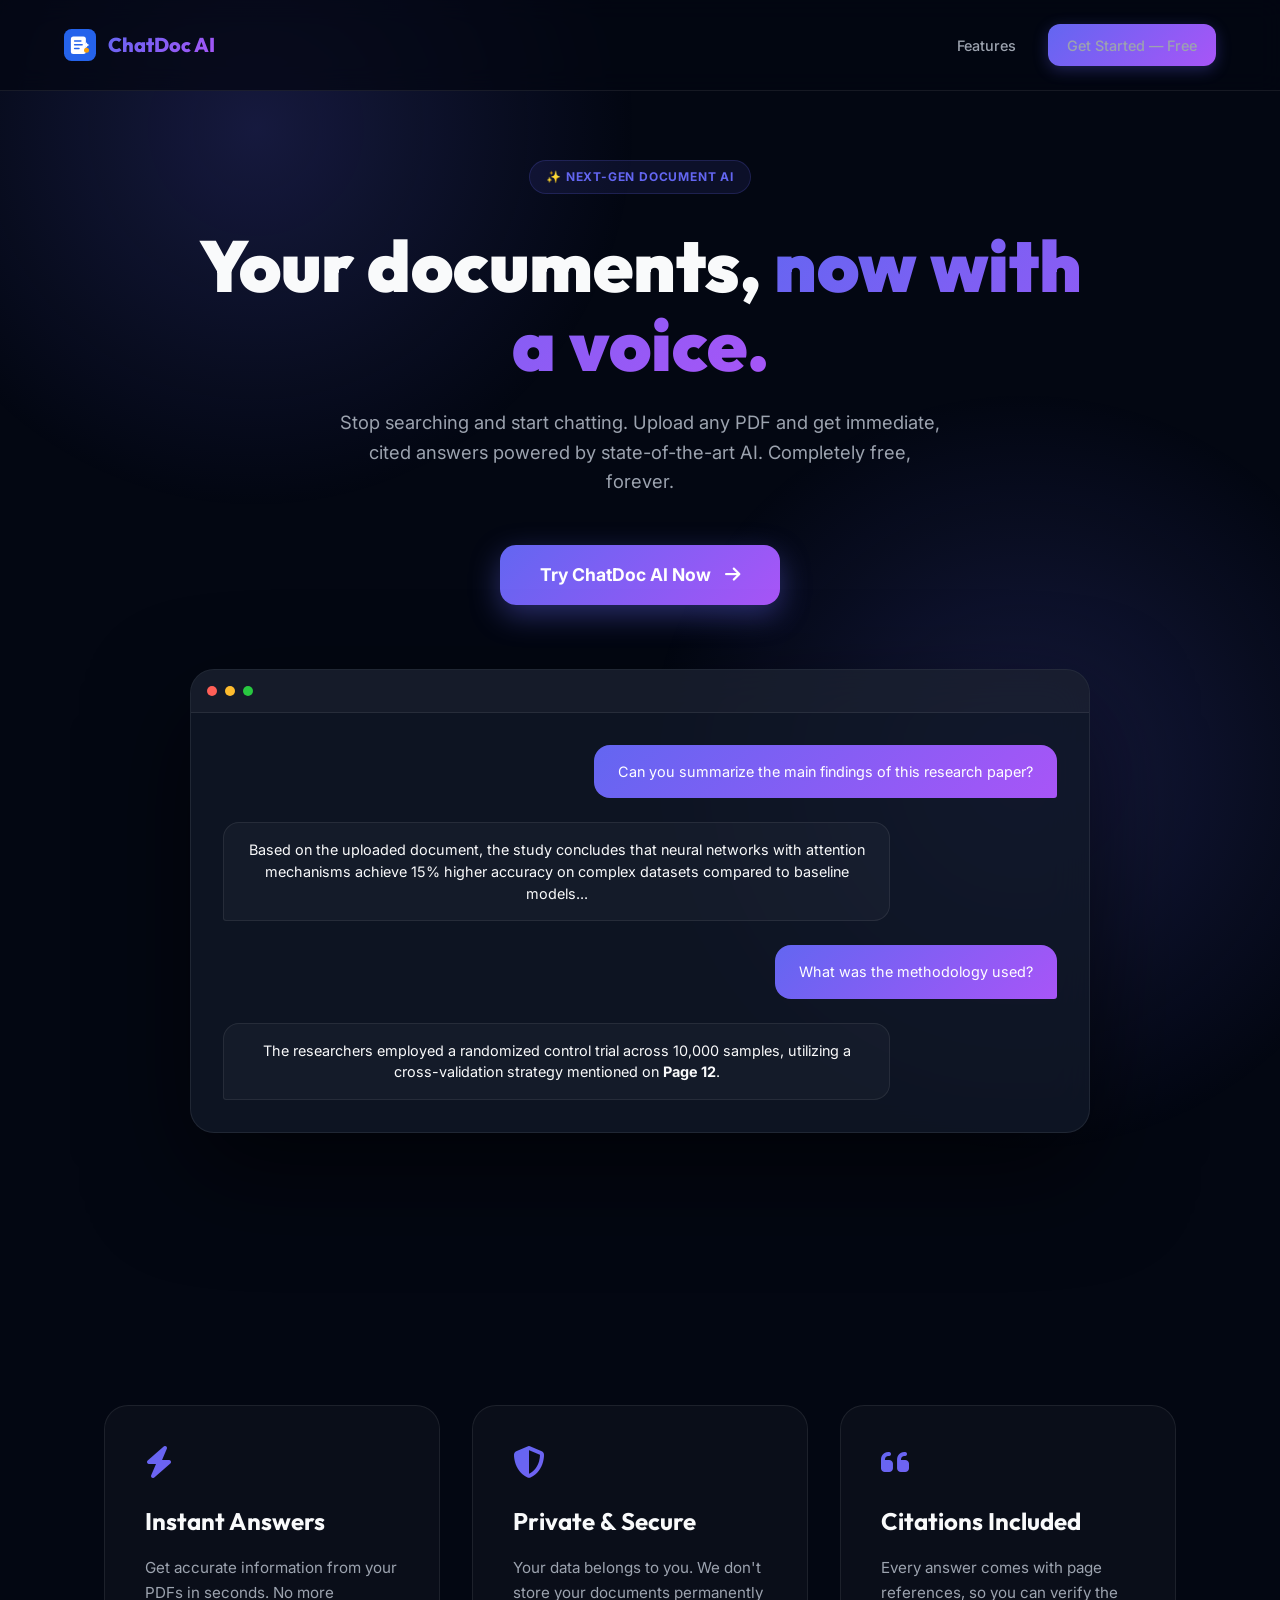
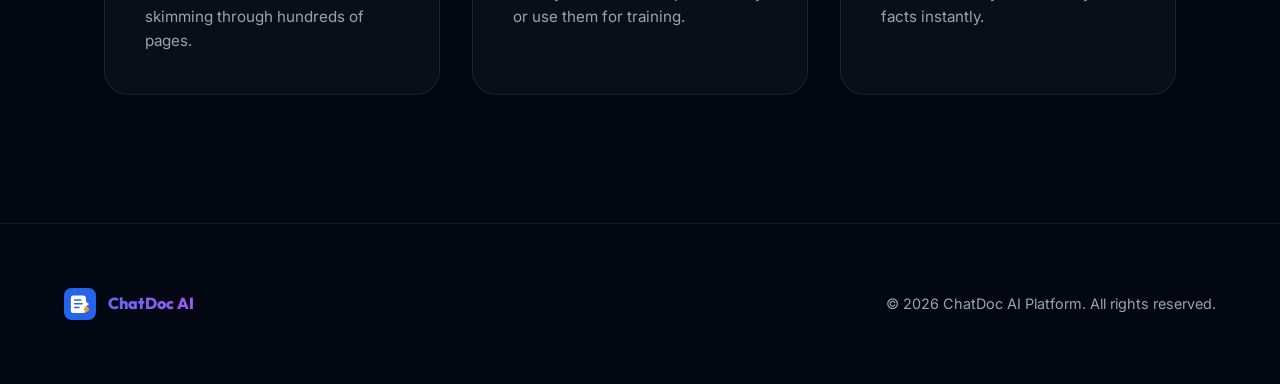
<file: static/landing.html>
<!DOCTYPE html>
<html lang="en">
<head>
    <meta charset="UTF-8">
    <meta name="viewport" content="width=device-width, initial-scale=1.0">
    <title>ChatDoc AI — Intelligent PDF Assistant</title>
    <meta name="description" content="Chat with your documents. Upload PDFs and get instant AI-powered answers.">
    <link rel="icon" type="image/svg+xml" href="/static/favicon.svg">
    <link rel="preconnect" href="https://fonts.googleapis.com">
    <link rel="preconnect" href="https://fonts.gstatic.com" crossorigin>
    <link href="https://fonts.googleapis.com/css2?family=Outfit:wght@400;500;600;700;800;900&family=Inter:wght@400;500;600&display=swap" rel="stylesheet">
    <link rel="stylesheet" href="https://cdnjs.cloudflare.com/ajax/libs/font-awesome/6.4.0/css/all.min.css">
    <style>
        :root {
            --bg: #030712;
            --accent: #6366f1;
            --accent-glow: rgba(99, 102, 241, 0.2);
            --text-1: #f9fafb;
            --text-2: #9ca3af;
            --glass: rgba(255, 255, 255, 0.03);
            --glass-border: rgba(255, 255, 255, 0.08);
            --grad: linear-gradient(135deg, #6366f1 0%, #a855f7 100%);
        }

        * { margin: 0; padding: 0; box-sizing: border-box; }
        body {
            font-family: 'Inter', sans-serif;
            background-color: var(--bg);
            color: var(--text-1);
            line-height: 1.6;
            overflow-x: hidden;
        }

        h1, h2, h3, .logo-text { font-family: 'Outfit', sans-serif; }

        /* Background effects */
        .glow {
            position: fixed;
            width: 60vw; height: 60vw;
            background: radial-gradient(circle, var(--accent-glow) 0%, transparent 70%);
            z-index: -1; pointer-events: none;
        }
        .glow-1 { top: -20vw; left: -10vw; }
        .glow-2 { bottom: -20vw; right: -10vw; }

        /* NAVBAR */
        nav {
            display: flex; justify-content: space-between; align-items: center;
            padding: 1.5rem 5%;
            position: fixed; top: 0; width: 100%; z-index: 100;
            backdrop-filter: blur(12px);
            border-bottom: 1px solid var(--glass-border);
            background: rgba(3, 7, 18, 0.7);
        }
        .logo { display: flex; align-items: center; gap: 0.75rem; text-decoration: none; }
        .logo img { width: 32px; height: 32px; flex-shrink: 0; }
        .logo-text {
            font-size: 1.25rem; font-weight: 800;
            background: var(--grad); -webkit-background-clip: text; -webkit-text-fill-color: transparent;
        }
        .nav-links { display: flex; gap: 2rem; align-items: center; }
        .nav-links a { color: var(--text-2); text-decoration: none; font-size: 0.9rem; font-weight: 500; transition: 0.2s; }
        .nav-links a:hover { color: var(--text-1); }
        .btn-cta-sm {
            background: var(--grad); color: white; padding: 0.6rem 1.2rem; border-radius: 0.75rem;
            font-weight: 600; font-size: 0.85rem; box-shadow: 0 4px 15px rgba(99, 102, 241, 0.3); transition: 0.2s;
        }
        .btn-cta-sm:hover { transform: translateY(-2px); box-shadow: 0 8px 25px rgba(99, 102, 241, 0.4); }

        /* HERO */
        .hero {
            padding: 10rem 5% 5rem; text-align: center;
            display: flex; flex-direction: column; align-items: center;
        }
        .badge {
            background: rgba(99, 102, 241, 0.1); border: 1px solid rgba(99, 102, 241, 0.2);
            color: var(--accent); padding: 0.4rem 1rem; border-radius: 2rem;
            font-size: 0.75rem; font-weight: 700; margin-bottom: 2rem;
            letter-spacing: 0.05rem; text-transform: uppercase;
        }
        .hero h1 { font-size: clamp(2.5rem, 6vw, 4.5rem); font-weight: 900; line-height: 1.1; max-width: 900px; margin-bottom: 1.5rem; }
        .hero h1 span { background: var(--grad); -webkit-background-clip: text; -webkit-text-fill-color: transparent; }
        .hero p { color: var(--text-2); font-size: clamp(1rem, 2vw, 1.15rem); max-width: 600px; margin-bottom: 3rem; }
        .hero-btns { display: flex; gap: 1rem; }
        .btn-primary {
            background: var(--grad); color: white; padding: 1rem 2.5rem; border-radius: 1rem;
            font-weight: 700; text-decoration: none; font-size: 1.1rem;
            box-shadow: 0 10px 30px rgba(99, 102, 241, 0.4); transition: 0.3s;
        }
        .btn-primary:hover { transform: translateY(-4px); box-shadow: 0 20px 45px rgba(99, 102, 241, 0.5); }

        /* MOCKUP */
        .mockup-container { width: 100%; max-width: 900px; margin: 4rem auto; position: relative; }
        .mockup {
            background: rgba(17, 24, 39, 0.8); border: 1px solid var(--glass-border);
            border-radius: 1.5rem; overflow: hidden; backdrop-filter: blur(20px);
            box-shadow: 0 40px 100px rgba(0,0,0,0.6);
        }
        .mockup-header { background: rgba(255,255,255,0.03); padding: 1rem; border-bottom: 1px solid var(--glass-border); display: flex; gap: 0.5rem; }
        .dot { width: 10px; height: 10px; border-radius: 50%; }
        .red { background: #ff5f57; } .yellow { background: #febc2e; } .green { background: #28c840; }
        .mockup-content { padding: 2rem; display: flex; flex-direction: column; gap: 1.5rem; }
        .msg { padding: 1rem 1.5rem; border-radius: 1rem; font-size: 0.9rem; max-width: 80%; line-height: 1.5; }
        .msg-user { align-self: flex-end; background: var(--grad); color: white; border-bottom-right-radius: 0.2rem; }
        .msg-ai { align-self: flex-start; background: var(--glass); border: 1px solid var(--glass-border); border-bottom-left-radius: 0.2rem; }

        /* FEATURES */
        .features { padding: 8rem 5%; display: grid; grid-template-columns: repeat(auto-fit, minmax(300px, 1fr)); gap: 2rem; max-width: 1200px; margin: 0 auto; }
        .feat-card {
            background: var(--glass); border: 1px solid var(--glass-border); padding: 2.5rem; border-radius: 1.5rem;
            transition: 0.3s; position: relative; overflow: hidden;
        }
        .feat-card:hover { transform: translateY(-10px); border-color: rgba(99, 102, 241, 0.4); background: rgba(255,255,255,0.05); }
        .feat-card i { font-size: 2rem; background: var(--grad); -webkit-background-clip: text; -webkit-text-fill-color: transparent; margin-bottom: 1.5rem; display: block; }
        .feat-card h3 { font-size: 1.5rem; margin-bottom: 1rem; }
        .feat-card p { color: var(--text-2); font-size: 0.95rem; }

        /* FOOTER */
        footer { padding: 4rem 5%; border-top: 1px solid var(--glass-border); display: flex; justify-content: space-between; align-items: center; flex-wrap: wrap; gap: 2rem; }
        .footer-text { color: var(--text-2); font-size: 0.9rem; }

        @media (max-width: 768px) {
            .nav-links { display: none; }
            .hero h1 { font-size: 2.5rem; }
        }
    </style>
</head>
<body>
    <div class="glow glow-1"></div>
    <div class="glow glow-2"></div>

    <nav>
        <a href="/" class="logo">
            <img src="/static/favicon.svg" alt="ChatDoc AI Logo" width="32" height="32">
            <span class="logo-text">ChatDoc AI</span>
        </a>
        <div class="nav-links">
            <a href="#features">Features</a>
            <a href="/app" class="btn-cta-sm">Get Started — Free</a>
        </div>
    </nav>

    <header class="hero">
        <div class="badge">✨ Next-Gen Document AI</div>
        <h1>Your documents, <span>now with a voice.</span></h1>
        <p>Stop searching and start chatting. Upload any PDF and get immediate, cited answers powered by state-of-the-art AI. Completely free, forever.</p>
        <div class="hero-btns">
            <a href="/app" class="btn-primary">Try ChatDoc AI Now <i class="fas fa-arrow-right" style="margin-left: 10px;"></i></a>
        </div>

        <div class="mockup-container">
            <div class="mockup">
                <div class="mockup-header">
                    <div class="dot red"></div>
                    <div class="dot yellow"></div>
                    <div class="dot green"></div>
                </div>
                <div class="mockup-content">
                    <div class="msg msg-user">Can you summarize the main findings of this research paper?</div>
                    <div class="msg msg-ai">Based on the uploaded document, the study concludes that neural networks with attention mechanisms achieve 15% higher accuracy on complex datasets compared to baseline models...</div>
                    <div class="msg msg-user">What was the methodology used?</div>
                    <div class="msg msg-ai">The researchers employed a randomized control trial across 10,000 samples, utilizing a cross-validation strategy mentioned on <strong>Page 12</strong>.</div>
                </div>
            </div>
        </div>
    </header>

    <section class="features" id="features">
        <div class="feat-card">
            <i class="fas fa-bolt"></i>
            <h3>Instant Answers</h3>
            <p>Get accurate information from your PDFs in seconds. No more skimming through hundreds of pages.</p>
        </div>
        <div class="feat-card">
            <i class="fas fa-shield-halved"></i>
            <h3>Private & Secure</h3>
            <p>Your data belongs to you. We don't store your documents permanently or use them for training.</p>
        </div>
        <div class="feat-card">
            <i class="fas fa-quote-left"></i>
            <h3>Citations Included</h3>
            <p>Every answer comes with page references, so you can verify the facts instantly.</p>
        </div>
    </section>

    <footer>
        <a href="/" class="logo">
            <img src="/static/favicon.svg" alt="Logo" width="24" height="24">
            <span class="logo-text" style="font-size: 1rem;">ChatDoc AI</span>
        </a>
        <div class="footer-text">&copy; 2026 ChatDoc AI Platform. All rights reserved.</div>
    </footer>
</body>
</html>
</file>
